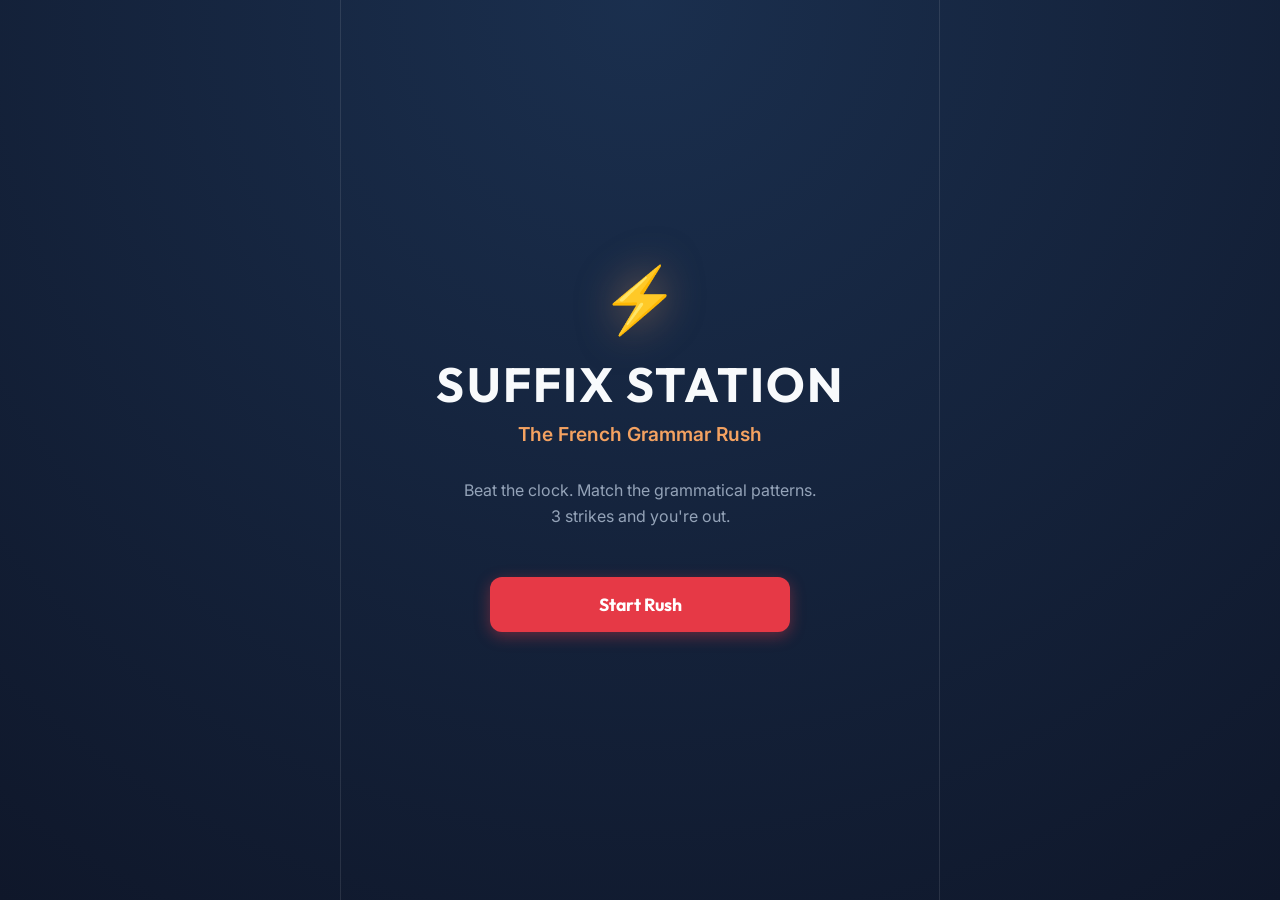
<file: docs/games/play_suffix_station/index.html>
<!DOCTYPE html>
<html lang="en">

<head>
  <meta charset="UTF-8">
  <meta name="viewport" content="width=device-width, initial-scale=1.0, viewport-fit=cover">
  <title>Suffix Station: French Grammar Rush</title>
  <link rel="preconnect" href="https://fonts.googleapis.com">
  <link href="https://fonts.googleapis.com/css2?family=Inter:wght@400;600;700&family=Outfit:wght@700;800&display=swap"
    rel="stylesheet">
  <link rel="stylesheet" href="css/style.css">
</head>

<body>
  <div id="app">
    <!-- Start Screen -->
    <div id="start-screen" class="screen active">
      <div class="content-wrapper">
        <div class="logo-area">
          <span class="logo-emoji">⚡️</span>
        </div>
        <h1>Suffix Station</h1>
        <p class="subtitle">The French Grammar Rush</p>
        <div class="instructions">
          <p>Beat the clock. Match the grammatical patterns.</p>
          <p>3 strikes and you're out.</p>
        </div>
        <button id="btn-start" class="btn-primary">Start Rush</button>
      </div>
    </div>

    <!-- Main Game Scene -->
    <div id="game-scene" class="screen">
      <header class="game-header">
        <div class="score-board">
          <span class="score-label">SCORE</span>
          <span id="score-value">0</span>
        </div>
        <!-- Streak Indicator -->
        <div id="streak-indicator" class="hidden">
          🔥 STREAK <span id="streak-count">3</span>
        </div>
        <div class="strikes-board">
          <span id="strike-1" class="strike">❌</span>
          <span id="strike-2" class="strike">❌</span>
          <span id="strike-3" class="strike">❌</span>
        </div>
      </header>

      <!-- Timer Bar -->
      <div class="timer-container">
        <div id="timer-bar"></div>
      </div>

      <!-- Quiz UI -->
      <div id="quiz-ui">
        <div class="question-container">
          <h2 id="question-text">Loading...</h2>
        </div>
        <div id="options-container">
          <!-- Options injected here -->
        </div>
        <div id="explanation-box" class="hidden">
          <p id="explanation-text"></p>
          <button id="btn-next" class="btn-secondary mt-2">Next Question →</button>
        </div>
      </div>

      <!-- Floating Score Feedback -->
      <div id="feedback-container"></div>
    </div>

    <!-- End Screen -->
    <div id="end-screen" class="screen">
      <div class="content-wrapper">
        <h1 id="end-title">Game Over</h1>
        <div class="score-card">
          <div class="score-row">
            <span>Final Score:</span>
            <span id="final-score" class="score-val">0</span>
          </div>
          <div class="score-row pb-2 border-b">
            <span>Max Streak:</span>
            <span id="max-streak" class="score-val">0🔥</span>
          </div>
          <p id="end-message" class="end-msg">Keep practicing your vocabulary multipliers!</p>
        </div>
        <div class="share-actions">
          <button id="btn-play-again" class="btn-secondary">Play Again</button>
          <button id="btn-share" class="btn-primary">📤 Share Score</button>
        </div>
      </div>
    </div>
  </div>
  <script type="module" src="js/game.js"></script>
</body>

</html>
</file>
<file: docs/games/play_suffix_station/css/style.css>
:root {
  --brand-navy: #1D3557;
  --brand-red: #E63946;
  --brand-gold: #F4A261;
  --brand-green: #10B981;
  --text-main: #F8FAFC;
  --text-muted: #94A3B8;
  --bg-dark: #0F172A;
  --glass-bg: rgba(30, 41, 59, 0.8);
  --glass-border: rgba(255, 255, 255, 0.1);
}

* {
  box-sizing: border-box;
  margin: 0;
  padding: 0;
}

body {
  font-family: 'Inter', sans-serif;
  background-color: var(--bg-dark);
  color: var(--text-main);
  overflow: hidden;
  height: 100vh;
  height: 100dvh;
}

#app {
  width: 100%;
  height: 100%;
  position: relative;
  background: radial-gradient(circle at 50% 0%, rgba(29, 53, 87, 0.8) 0%, var(--bg-dark) 100%);
}

.screen {
  position: absolute;
  top: 0;
  left: 0;
  width: 100%;
  height: 100%;
  display: flex;
  flex-direction: column;
  opacity: 0;
  visibility: hidden;
  transition: opacity 0.3s ease;
  padding: env(safe-area-inset-top) env(safe-area-inset-right) env(safe-area-inset-bottom) env(safe-area-inset-left);
}

.screen.active {
  opacity: 1;
  visibility: visible;
}

.content-wrapper {
  flex: 1;
  display: flex;
  flex-direction: column;
  align-items: center;
  justify-content: center;
  padding: 2rem;
  text-align: center;
}

h1,
h2,
h3,
.score-val {
  font-family: 'Outfit', sans-serif;
}

h1 {
  font-size: 3rem;
  margin-bottom: 0.5rem;
  text-transform: uppercase;
  letter-spacing: 2px;
}

.logo-emoji {
  font-size: 4rem;
  display: block;
  margin-bottom: 1rem;
  filter: drop-shadow(0 0 20px rgba(244, 162, 97, 0.5));
}

.subtitle {
  font-size: 1.2rem;
  color: var(--brand-gold);
  margin-bottom: 2rem;
  font-weight: 600;
}

.instructions {
  color: var(--text-muted);
  margin-bottom: 2.5rem;
  line-height: 1.6;
}

/* Buttons */
.btn-primary,
.btn-secondary {
  font-family: 'Outfit', sans-serif;
  font-size: 1.1rem;
  font-weight: 700;
  padding: 1rem 2rem;
  border-radius: 12px;
  cursor: pointer;
  transition: all 0.2s;
  border: none;
  width: 100%;
  max-width: 300px;
  margin: 0.5rem 0;
}

.btn-primary {
  background: var(--brand-red);
  color: white;
  box-shadow: 0 4px 15px rgba(230, 57, 70, 0.4);
}

.btn-primary:hover:not(:disabled) {
  transform: translateY(-2px);
  box-shadow: 0 6px 20px rgba(230, 57, 70, 0.6);
  background: #d90429;
}

.btn-secondary {
  background: rgba(255, 255, 255, 0.1);
  color: white;
  border: 1px solid rgba(255, 255, 255, 0.2);
}

.btn-secondary:hover {
  background: rgba(255, 255, 255, 0.2);
}

.mt-2 {
  margin-top: 1rem;
}

/* Game UI */
.game-header {
  display: flex;
  justify-content: space-between;
  align-items: center;
  padding: 1rem 1.5rem;
  background: rgba(0, 0, 0, 0.2);
}

.score-board {
  display: flex;
  flex-direction: column;
}

.score-label {
  font-size: 0.75rem;
  font-weight: 700;
  color: var(--text-muted);
  letter-spacing: 1px;
}

#score-value {
  font-size: 2rem;
  font-weight: 800;
  color: var(--brand-gold);
  line-height: 1;
}

.strikes-board {
  display: flex;
  gap: 0.25rem;
}

.strike {
  opacity: 0.2;
  font-size: 1.2rem;
  transition: opacity 0.3s, transform 0.3s;
}

.strike.active {
  opacity: 1;
  transform: scale(1.2);
}

#streak-indicator {
  font-weight: 800;
  color: #FF9800;
  font-style: italic;
  background: rgba(255, 152, 0, 0.2);
  padding: 0.25rem 0.75rem;
  border-radius: 20px;
  border: 1px solid rgba(255, 152, 0, 0.5);
  animation: pulse 1s infinite alternate;
}

#streak-indicator.hidden {
  display: none;
}

@keyframes pulse {
  from {
    transform: scale(1);
    box-shadow: 0 0 5px rgba(255, 152, 0, 0.2);
  }

  to {
    transform: scale(1.05);
    box-shadow: 0 0 15px rgba(255, 152, 0, 0.6);
  }
}

/* Timer */
.timer-container {
  width: 100%;
  height: 6px;
  background: rgba(255, 255, 255, 0.1);
}

#timer-bar {
  height: 100%;
  width: 100%;
  background: var(--brand-green);
  transition: width 0.1s linear, background-color 0.3s ease;
}

#timer-bar.warning {
  background: var(--brand-gold);
}

#timer-bar.critical {
  background: var(--brand-red);
}

/* Quiz Area */
#quiz-ui {
  flex: 1;
  display: flex;
  flex-direction: column;
  padding: 2rem 1.5rem;
  max-width: 600px;
  margin: 0 auto;
  width: 100%;
  justify-content: center;
}

.question-container {
  min-height: 100px;
  display: flex;
  align-items: center;
  justify-content: center;
  margin-bottom: 2rem;
}

#question-text {
  font-size: 1.5rem;
  line-height: 1.4;
  text-align: center;
  font-weight: 600;
}

#options-container {
  display: flex;
  flex-direction: column;
  gap: 0.75rem;
}

.option-btn {
  background: var(--glass-bg);
  border: 2px solid var(--glass-border);
  border-radius: 12px;
  padding: 1.25rem;
  text-align: left;
  color: white;
  font-size: 1.1rem;
  font-weight: 500;
  cursor: pointer;
  transition: all 0.2s;
  display: flex;
  align-items: center;
}

.option-btn:hover:not(:disabled) {
  border-color: var(--brand-gold);
  transform: translateX(5px);
  background: rgba(40, 50, 70, 0.9);
}

.option-btn:disabled {
  cursor: not-allowed;
  opacity: 0.7;
}

.option-btn.correct {
  background: rgba(16, 185, 129, 0.2);
  border-color: var(--brand-green);
  color: var(--brand-green);
}

.option-btn.wrong {
  background: rgba(239, 68, 68, 0.2);
  border-color: var(--brand-red);
  color: #FCA5A5;
}

/* Shake Animation */
@keyframes shake {

  0%,
  100% {
    transform: translateX(0);
  }

  20%,
  60% {
    transform: translateX(-5px);
  }

  40%,
  80% {
    transform: translateX(5px);
  }
}

.shake {
  animation: shake 0.4s;
}

/* Explanation Box */
#explanation-box {
  margin-top: 1.5rem;
  padding: 1rem;
  background: rgba(255, 255, 255, 0.05);
  border-radius: 12px;
  border-left: 4px solid var(--brand-gold);
  text-align: center;
}

#explanation-box.hidden {
  display: none;
}

#explanation-text {
  font-style: italic;
  color: var(--brand-gold);
  font-size: 0.95rem;
}

/* End Screen */
.score-card {
  background: var(--glass-bg);
  border: 1px solid var(--glass-border);
  border-radius: 16px;
  padding: 2rem;
  width: 100%;
  max-width: 400px;
  margin: 1.5rem 0 2rem;
}

.score-row {
  display: flex;
  justify-content: space-between;
  align-items: center;
  margin-bottom: 1rem;
  font-size: 1.2rem;
  font-weight: 600;
  color: var(--text-muted);
}

.border-b {
  border-bottom: 1px solid var(--glass-border);
}

.pb-2 {
  padding-bottom: 1rem;
}

.end-msg {
  font-style: italic;
  color: var(--text-muted);
  margin-top: 1.5rem;
}

@media (min-width: 768px) {
  #app {
    display: flex;
    justify-content: center;
  }

  .screen {
    max-width: 600px;
    left: 50%;
    transform: translateX(-50%);
    border-left: 1px solid rgba(255, 255, 255, 0.1);
    border-right: 1px solid rgba(255, 255, 255, 0.1);
  }
}
</file>
